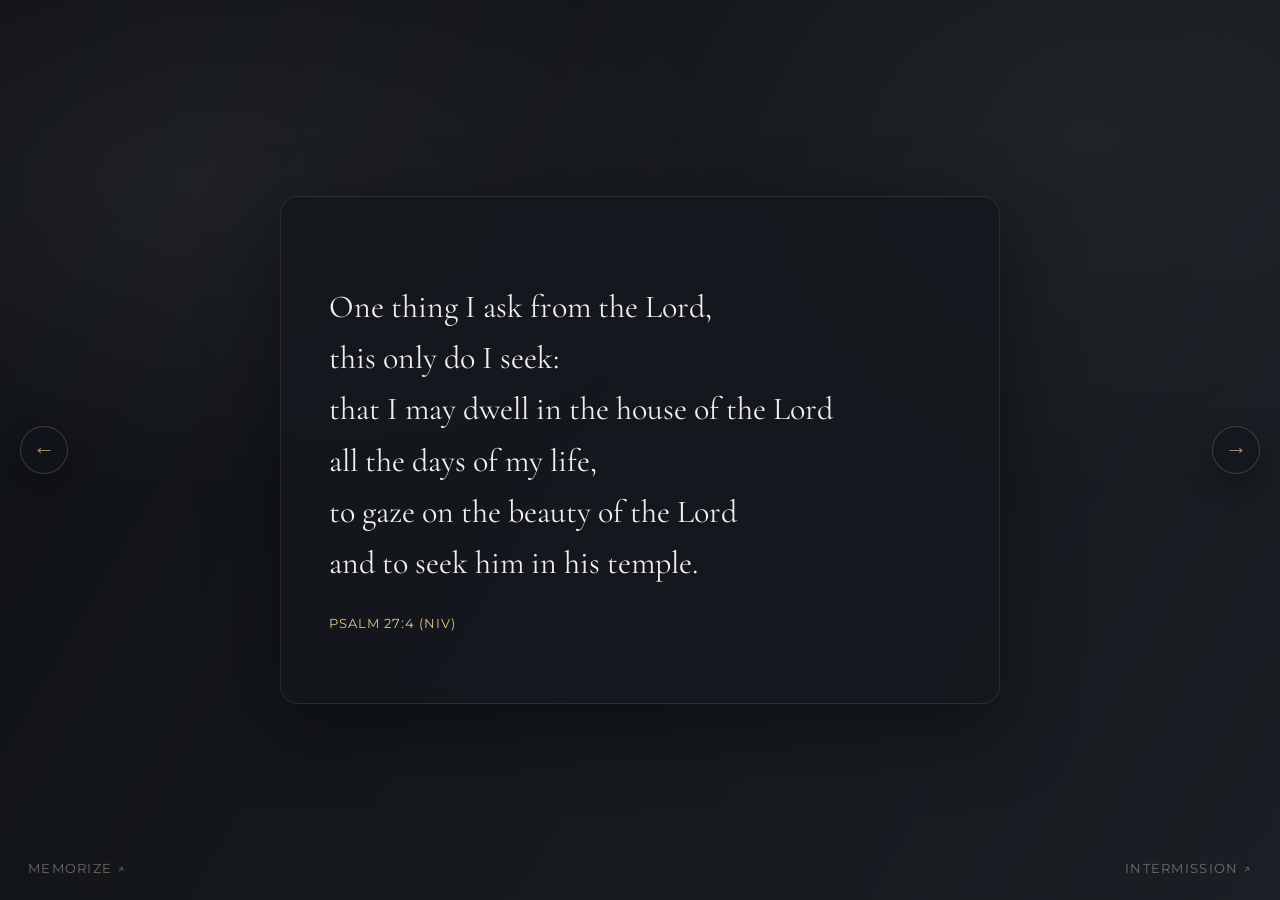
<file: index.html>
﻿<!DOCTYPE html>
<html lang="en">
  <head>
    <meta charset="utf-8" />
    <meta name="viewport" content="width=device-width, initial-scale=1" />
    <title>Colombara.org</title>
    <link rel="preconnect" href="https://fonts.googleapis.com" />
    <link rel="preconnect" href="https://fonts.gstatic.com" crossorigin />
    <link
      href="https://fonts.googleapis.com/css2?family=Cormorant+Garamond:wght@400;500;600&family=Montserrat:wght@500;600&display=swap"
      rel="stylesheet"
    />
    <link rel="stylesheet" href="assets/css/scripture.css" />
    <link rel="apple-touch-icon" sizes="180x180" href="/apple-touch-icon.png" />
    <link rel="icon" type="image/png" sizes="32x32" href="/favicon-32x32.png" />
    <link rel="icon" type="image/png" sizes="16x16" href="/favicon-16x16.png" />
    <link rel="manifest" href="/site.webmanifest" />
  </head>
  <body>
    <main>
      <header>
        <!-- Optional title: <h1></h1> -->
        <!-- Optional subtitle: <p class="subtitle"></p> -->

      </header>
      <p id="verse" class="fade-in">Loading...</p>
      <p id="citation" class="fade-in"></p>
      <div id="status"></div>
    </main>

    <button class="nav-button nav-prev" type="button" aria-label="Previous scripture">&larr;</button>
    <button class="nav-button nav-next" type="button" aria-label="Next scripture">&rarr;</button>

    <script src="assets/js/scripture-rotator.js"></script>
    <a href="/memorize/" class="memorize-link">memorize ↗</a>
    <a href="https://intermission.colombara.org" class="intermission-link">intermission ↗</a>
  </body>
</html>
</file>
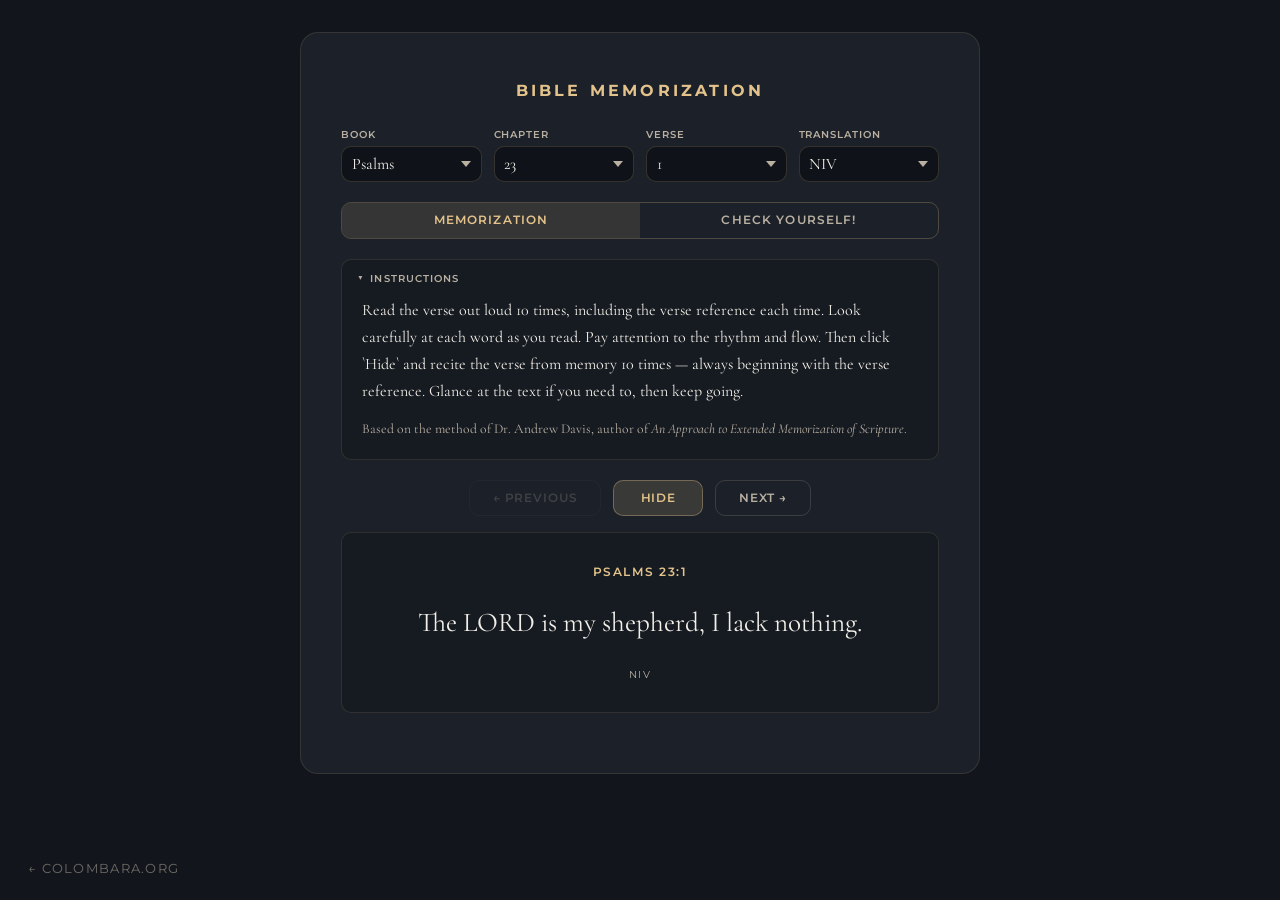
<file: memorize/index.html>
<!DOCTYPE html>
<html lang="en">
<head>
  <meta charset="UTF-8" />
  <meta name="viewport" content="width=device-width, initial-scale=1.0" />
  <title>Bible Memorization</title>
  <link rel="preconnect" href="https://fonts.googleapis.com" />
  <link rel="preconnect" href="https://fonts.gstatic.com" crossorigin />
  <link
    href="https://fonts.googleapis.com/css2?family=Cormorant+Garamond:wght@400;500;600&family=Montserrat:wght@500;600&display=swap"
    rel="stylesheet"
  />
  <link rel="stylesheet" href="style.css" />
  <link rel="apple-touch-icon" sizes="180x180" href="/apple-touch-icon.png" />
  <link rel="icon" type="image/png" sizes="32x32" href="/favicon-32x32.png" />
  <link rel="icon" type="image/png" sizes="16x16" href="/favicon-16x16.png" />
  <link rel="manifest" href="/site.webmanifest" />
</head>
<body>
  <div class="container">
    <h1>Bible Memorization</h1>

    <!-- Filter dropdowns — populated dynamically from verses.csv -->
    <div class="dropdowns">
      <div class="dropdown-group">
        <label for="book-select">Book</label>
        <select id="book-select"></select>
      </div>
      <div class="dropdown-group">
        <label for="chapter-select">Chapter</label>
        <select id="chapter-select"></select>
      </div>
      <div class="dropdown-group">
        <label for="verse-select">Verse</label>
        <select id="verse-select"></select>
      </div>
      <div class="dropdown-group">
        <label for="translation-select">Translation</label>
        <select id="translation-select"></select>
      </div>
    </div>

    <!-- Mode toggle: Memorization vs Check Yourself -->
    <div class="mode-toggle" role="group" aria-label="Mode selection">
      <button id="mode-memorize" class="mode-btn active">Memorization</button>
      <button id="mode-check"    class="mode-btn">Check Yourself!</button>
    </div>

    <!-- Collapsible instructions — expanded for first-time visitors -->
    <details id="instructions" class="instructions-section">
      <summary>Instructions</summary>
      <div class="instructions-content">
        <p id="instructions-text"></p>
        <p class="attribution">
          Based on the method of Dr. Andrew Davis, author of
          <em>An Approach to Extended Memorization of Scripture</em>.
        </p>
      </div>
    </details>

    <!-- Navigation and hide/show controls — above the verse card so button
         positions never shift when the card resizes on Hide/Show -->
    <div class="controls">
      <button id="prev-btn"      class="btn btn-secondary">&#8592; Previous</button>
      <button id="hide-show-btn" class="btn btn-primary">Hide</button>
      <button id="next-btn"      class="btn btn-secondary">Next &#8594;</button>
    </div>

    <!-- Verse display -->
    <div class="verse-card">
      <div id="verse-reference"   class="verse-reference"></div>
      <div id="verse-text"        class="verse-text"></div>
      <div id="verse-translation" class="verse-translation"></div>
    </div>

    <!-- Shown when the user clicks Next on the last verse -->
    <div id="end-message" class="end-message hidden">
      You've reached the end! Great work.
    </div>
  </div>

  <script src="app.js"></script>
  <a href="/" class="home-link">← colombara.org</a>
</body>
</html>
</file>
<file: assets/css/scripture.css>
﻿:root {
  --bg-1: #0f1114;
  --bg-2: #1b1f25;
  --ink: #f2efe8;
  --muted: #b9b0a2;
  --accent: #e3c38b;
  --panel: rgba(20, 24, 30, 0.86);
  --shadow: 0 24px 70px rgba(6, 8, 10, 0.5);
}

* {
  box-sizing: border-box;
}

html, body {
  height: 100%;
  margin: 0;
}

body {
  font-family: "Cormorant Garamond", "Garamond", "Georgia", serif;
  color: var(--ink);
  background:
    radial-gradient(900px 520px at 15% 20%, rgba(255, 255, 255, 0.06), transparent 60%),
    radial-gradient(800px 520px at 85% 15%, rgba(255, 255, 255, 0.04), transparent 70%),
    linear-gradient(120deg, var(--bg-1), var(--bg-2));
  display: flex;
  align-items: center;
  justify-content: center;
  padding: 32px;
}

main {
  width: min(720px, 92vw);
  background: var(--panel);
  backdrop-filter: blur(6px);
  border-radius: 18px;
  padding: 56px 48px 48px;
  box-shadow: var(--shadow);
  border: 1px solid rgba(227, 195, 139, 0.12);
}

header {
  text-align: center;
  margin-bottom: 28px;
}

header h1 {
  font-family: "Montserrat", "Gill Sans", "Trebuchet MS", sans-serif;
  text-transform: uppercase;
  letter-spacing: 0.2em;
  font-size: 0.72rem;
  color: var(--accent);
  margin: 0 0 10px 0;
}

header .subtitle {
  font-size: 1.1rem;
  color: var(--muted);
  margin: 0;
  min-height: 1.4rem;
}

#verse {
  font-size: clamp(1.4rem, 3vw, 2rem);
  line-height: 1.6;
  white-space: pre-line;
  margin: 0 0 28px 0;
  transition: opacity 0.6s ease, transform 0.6s ease;
}

#citation {
  font-family: "Montserrat", "Gill Sans", "Trebuchet MS", sans-serif;
  letter-spacing: 0.08em;
  text-transform: uppercase;
  font-size: 0.8rem;
  color: var(--accent);
  margin: 0;
  transition: opacity 0.6s ease, transform 0.6s ease;
}

.fade-out {
  opacity: 0;
  transform: translateY(10px);
}

.fade-in {
  opacity: 1;
  transform: translateY(0);
}

#status {
  margin-top: 24px;
  font-family: "Montserrat", "Gill Sans", "Trebuchet MS", sans-serif;
  font-size: 0.72rem;
  letter-spacing: 0.06em;
  text-transform: uppercase;
  color: var(--muted);
  text-align: center;
}

.nav-button {
  position: fixed;
  top: 50%;
  transform: translateY(-50%);
  background: rgba(18, 22, 28, 0.8);
  color: var(--accent);
  border: 1px solid rgba(227, 195, 139, 0.3);
  border-radius: 999px;
  width: 48px;
  height: 48px;
  display: flex;
  align-items: center;
  justify-content: center;
  font-size: 1.4rem;
  cursor: pointer;
  box-shadow: 0 12px 30px rgba(6, 8, 10, 0.4);
  transition: transform 0.2s ease, background 0.2s ease, opacity 0.2s ease;
  opacity: 0.7;
}

.nav-button:hover,
.nav-button:focus-visible {
  transform: translateY(-50%) scale(1.05);
  background: rgba(24, 29, 36, 0.95);
  opacity: 1;
}

.nav-button:focus-visible {
  outline: 2px solid rgba(227, 195, 139, 0.55);
  outline-offset: 2px;
}

.nav-prev {
  left: 20px;
}

.nav-next {
  right: 20px;
}

@media (max-width: 640px) {
  body {
    padding: 20px;
  }

  main {
    padding: 36px 24px 32px;
  }

  .nav-button {
    width: 42px;
    height: 42px;
  }

  .nav-prev {
    left: 12px;
  }

  .nav-next {
    right: 12px;
  }
}

@media (prefers-reduced-motion: reduce) {
  #verse,
  #citation {
    transition: none;
  }
}

.intermission-link,
.memorize-link {
  position: fixed;
  bottom: 24px;
  font-family: "Montserrat", "Gill Sans", "Trebuchet MS", sans-serif;
  font-size: 0.8rem;
  letter-spacing: 0.1em;
  text-transform: uppercase;
  color: var(--muted);
  text-decoration: none;
  opacity: 0.55;
  transition: opacity 0.2s ease, color 0.2s ease;
}

.intermission-link { right: 28px; }
.memorize-link     { left: 28px; }

.intermission-link:hover,
.intermission-link:focus-visible,
.memorize-link:hover,
.memorize-link:focus-visible {
  opacity: 1;
  color: var(--accent);
}
</file>
<file: memorize/style.css>
/* Bible Memorization App — style.css */

:root {
  --bg:     #12161c;
  --ink:    #f2efe8;
  --muted:  #b9b0a2;
  --accent: #e3c38b;
  --panel:  #1c2129;
  --card:   #161b22;
  --border: rgba(227, 195, 139, 0.12);
  --radius: 10px;
}

*, *::before, *::after {
  box-sizing: border-box;
  margin: 0;
  padding: 0;
}

html {
  min-height: 100%;
}

body {
  font-family: "Cormorant Garamond", "Garamond", "Georgia", serif;
  color: var(--ink);
  background: var(--bg);
  min-height: 100vh;
  padding: 2rem 1rem 3rem;
}

.container {
  max-width: 680px;
  margin: 0 auto;
  background: var(--panel);
  border-radius: 18px;
  padding: 48px 40px 40px;
  border: 1px solid var(--border);
}

h1 {
  font-family: "Montserrat", "Gill Sans", "Trebuchet MS", sans-serif;
  text-transform: uppercase;
  letter-spacing: 0.2em;
  font-size: 1rem;
  color: var(--accent);
  text-align: center;
  margin-bottom: 1.75rem;
}

/* ── Dropdowns ─────────────────────────────────────────────────────────────── */

.dropdowns {
  display: flex;
  gap: 0.75rem;
  flex-wrap: wrap;
  margin-bottom: 1.25rem;
}

.dropdown-group {
  display: flex;
  flex-direction: column;
  flex: 1;
  min-width: 110px;
}

.dropdown-group label {
  font-family: "Montserrat", "Gill Sans", "Trebuchet MS", sans-serif;
  font-size: 0.62rem;
  font-weight: 600;
  text-transform: uppercase;
  letter-spacing: 0.1em;
  color: var(--muted);
  margin-bottom: 0.35rem;
}

select {
  padding: 0.45rem 1.8rem 0.45rem 0.6rem;
  border: 1px solid rgba(227, 195, 139, 0.18);
  border-radius: var(--radius);
  background-color: rgba(10, 13, 18, 0.7);
  background-image: url("data:image/svg+xml,%3Csvg xmlns='http://www.w3.org/2000/svg' width='10' height='6'%3E%3Cpath d='M0 0l5 6 5-6z' fill='%23b9b0a2'/%3E%3C/svg%3E");
  background-repeat: no-repeat;
  background-position: right 0.6rem center;
  appearance: none;
  font-family: "Cormorant Garamond", "Garamond", "Georgia", serif;
  font-size: 1rem;
  color: var(--ink);
  cursor: pointer;
}

select:focus {
  outline: 2px solid rgba(227, 195, 139, 0.35);
  outline-offset: 2px;
}

/* ── Mode toggle ───────────────────────────────────────────────────────────── */

.mode-toggle {
  display: flex;
  margin-bottom: 1.25rem;
  border: 1px solid rgba(227, 195, 139, 0.25);
  border-radius: var(--radius);
  overflow: hidden;
}

.mode-btn {
  flex: 1;
  padding: 0.65rem 1rem;
  background: transparent;
  color: var(--muted);
  border: none;
  font-family: "Montserrat", "Gill Sans", "Trebuchet MS", sans-serif;
  font-size: 0.72rem;
  font-weight: 600;
  text-transform: uppercase;
  letter-spacing: 0.1em;
  cursor: pointer;
  transition: background 0.15s, color 0.15s;
}

.mode-btn.active {
  background: rgba(227, 195, 139, 0.12);
  color: var(--accent);
}

.mode-btn:not(.active):hover {
  background: rgba(227, 195, 139, 0.06);
  color: var(--ink);
}

/* ── Instructions ──────────────────────────────────────────────────────────── */

.instructions-section {
  margin-bottom: 1.25rem;
  background: var(--card);
  border: 1px solid var(--border);
  border-radius: var(--radius);
}

.instructions-section summary {
  padding: 0.75rem 1rem;
  cursor: pointer;
  font-family: "Montserrat", "Gill Sans", "Trebuchet MS", sans-serif;
  font-size: 0.65rem;
  font-weight: 600;
  text-transform: uppercase;
  letter-spacing: 0.1em;
  color: var(--muted);
  user-select: none;
  list-style: none;
  display: flex;
  align-items: center;
  gap: 0.4rem;
}

.instructions-section summary::-webkit-details-marker { display: none; }

.instructions-section summary::before {
  content: '\25B6';
  font-size: 0.55rem;
  display: inline-block;
  transition: transform 0.2s ease;
}

.instructions-section[open] summary::before {
  transform: rotate(90deg);
}

.instructions-content {
  padding: 0 1.25rem 1.25rem;
  font-size: 1rem;
  line-height: 1.7;
  color: var(--ink);
}

.attribution {
  margin-top: 0.85rem;
  font-size: 0.85rem;
  color: var(--muted);
  line-height: 1.5;
}

/* ── Controls ──────────────────────────────────────────────────────────────── */

.controls {
  display: flex;
  gap: 0.75rem;
  justify-content: center;
  align-items: center;
  margin-bottom: 1rem;
  flex-wrap: wrap;
}

.btn {
  padding: 0.6rem 1.4rem;
  border-radius: var(--radius);
  font-family: "Montserrat", "Gill Sans", "Trebuchet MS", sans-serif;
  font-size: 0.72rem;
  font-weight: 600;
  text-transform: uppercase;
  letter-spacing: 0.08em;
  cursor: pointer;
  transition: background 0.15s, opacity 0.15s, color 0.15s, border-color 0.15s;
}

.btn-primary {
  background: rgba(227, 195, 139, 0.15);
  color: var(--accent);
  border: 1px solid rgba(227, 195, 139, 0.35);
  min-width: 90px;
}

.btn-primary:hover:not(:disabled) {
  background: rgba(227, 195, 139, 0.25);
}

.btn-secondary {
  background: transparent;
  color: var(--muted);
  border: 1px solid rgba(185, 176, 162, 0.2);
}

.btn-secondary:hover:not(:disabled) {
  color: var(--ink);
  border-color: rgba(242, 239, 232, 0.28);
}

.btn:disabled {
  opacity: 0.22;
  cursor: not-allowed;
}

/* ── Verse card ────────────────────────────────────────────────────────────── */

.verse-card {
  background: var(--card);
  border: 1px solid var(--border);
  border-radius: var(--radius);
  padding: 2rem 1.5rem;
  margin-bottom: 1.25rem;
  text-align: center;
}

.verse-reference {
  font-family: "Montserrat", "Gill Sans", "Trebuchet MS", sans-serif;
  font-size: 0.72rem;
  font-weight: 600;
  text-transform: uppercase;
  letter-spacing: 0.14em;
  color: var(--accent);
  margin-bottom: 1.25rem;
}

.verse-text {
  font-size: clamp(1.25rem, 3vw, 1.7rem);
  line-height: 1.8;
  color: var(--ink);
  margin-bottom: 1.25rem;
}

.verse-text.hidden {
  display: none;
}

.verse-translation {
  font-family: "Montserrat", "Gill Sans", "Trebuchet MS", sans-serif;
  font-size: 0.62rem;
  color: var(--muted);
  text-transform: uppercase;
  letter-spacing: 0.14em;
}

/* ── End message ───────────────────────────────────────────────────────────── */

.end-message {
  background: rgba(227, 195, 139, 0.07);
  border: 1px solid rgba(227, 195, 139, 0.22);
  border-radius: var(--radius);
  color: var(--accent);
  font-family: "Montserrat", "Gill Sans", "Trebuchet MS", sans-serif;
  font-size: 0.78rem;
  text-transform: uppercase;
  letter-spacing: 0.1em;
  text-align: center;
  padding: 1rem 1.5rem;
}

.end-message.hidden {
  display: none;
}

/* ── Responsive ────────────────────────────────────────────────────────────── */

.home-link {
  position: fixed;
  bottom: 24px;
  left: 28px;
  font-family: "Montserrat", "Gill Sans", "Trebuchet MS", sans-serif;
  font-size: 0.8rem;
  letter-spacing: 0.1em;
  text-transform: uppercase;
  color: var(--muted);
  text-decoration: none;
  opacity: 0.55;
  transition: opacity 0.2s ease, color 0.2s ease;
}

.home-link:hover,
.home-link:focus-visible {
  opacity: 1;
  color: var(--accent);
}

@media (max-width: 640px) {
  body        { padding: 1rem 0.75rem 2.5rem; }
  .container  { padding: 32px 20px 28px; border-radius: 14px; }
  .verse-card { padding: 1.5rem 1rem; }
  .btn        { padding: 0.55rem 1rem; }
}

@media (prefers-reduced-motion: reduce) {
  .instructions-section summary::before { transition: none; }
  .btn, select, .mode-btn { transition: none; }
}
</file>
